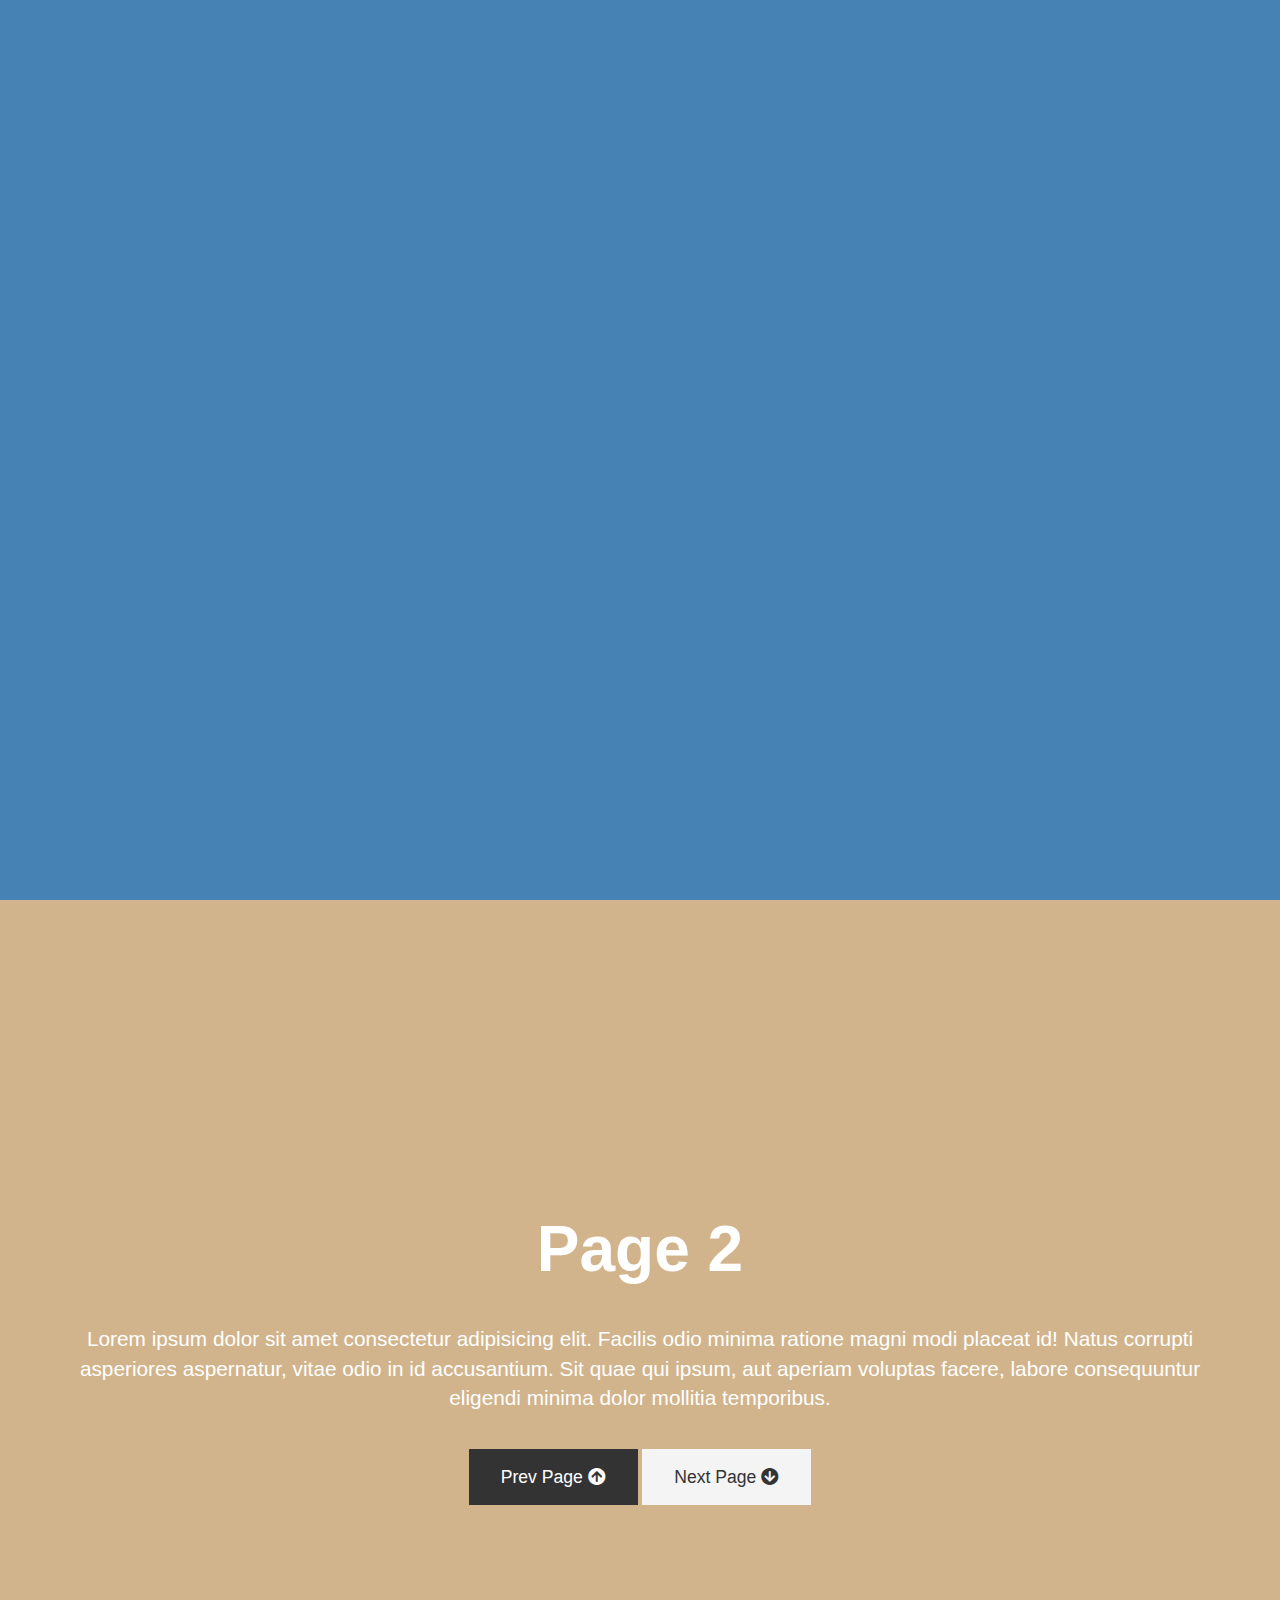
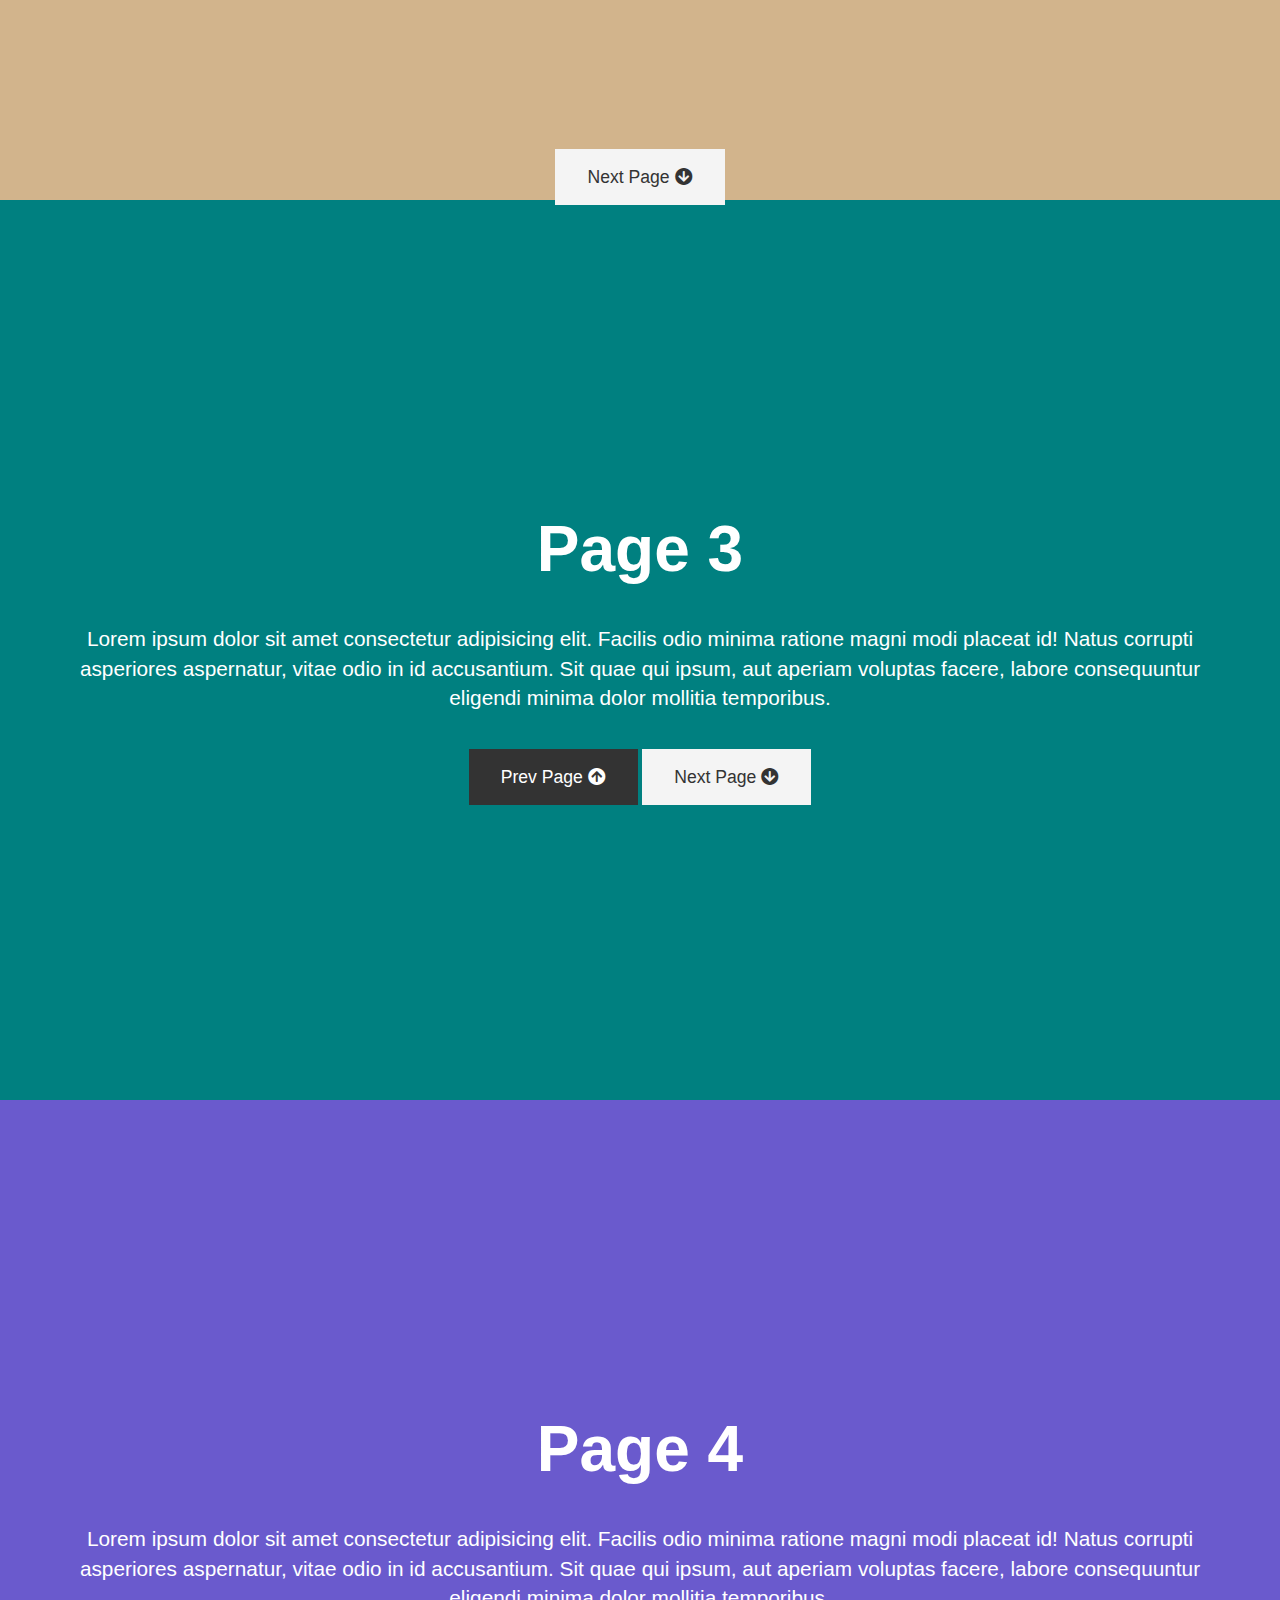
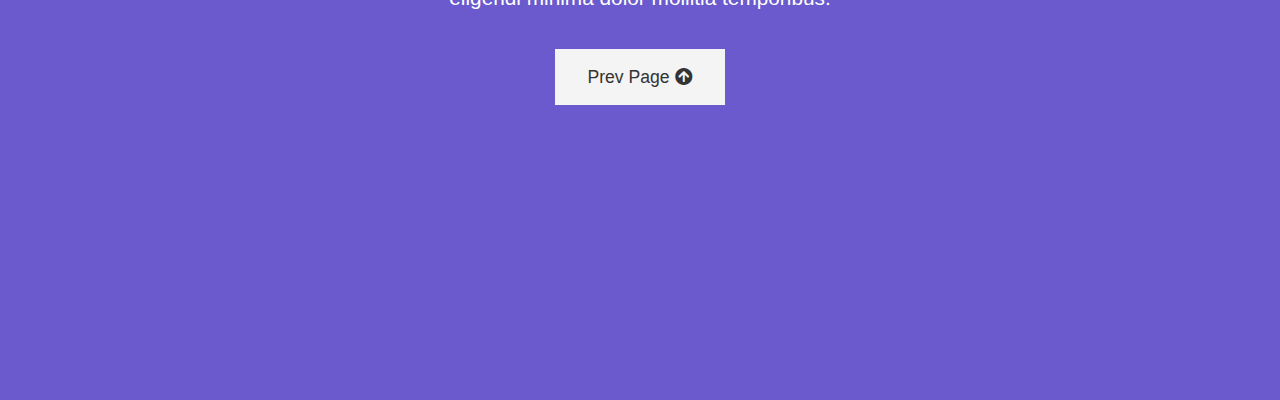
<file: 01_presentation_site/index.html>
<!DOCTYPE html>
<html lang="en">

<head>
	<meta charset="UTF-8">
	<meta name="viewport" content="width=device-width, initial-scale=1.0">
	<title>Presentation Site</title>
	<link href="https://cdnjs.cloudflare.com/ajax/libs/font-awesome/5.9.0/css/all.css" rel="stylesheet">

	<link rel="stylesheet" href="style.css">
</head>

<body>
	<!-- Page 1 (Intro) -->
	<section id="page-1" class="page">
		<h1>Welcome To My Presentation</h1>
		<p>Lorem ipsum dolor sit amet consectetur adipisicing elit. Facilis odio minima ratione magni modi placeat id! Natus
			corrupti asperiores aspernatur, vitae odio in id accusantium. Sit quae qui ipsum, aut aperiam voluptas facere,
			labore consequuntur eligendi minima dolor mollitia temporibus.</p>
		<div>
			<a href="#page-2" class="btn">
				Next Page <i class="fas fa-arrow-circle-down"></i>
			</a>
		</div>
	</section>

	<!-- Page 2 (Intro) -->
	<section id="page-2" class="page">
		<h1>Page 2</h1>
		<p>Lorem ipsum dolor sit amet consectetur adipisicing elit. Facilis odio minima ratione magni modi placeat id! Natus
			corrupti asperiores aspernatur, vitae odio in id accusantium. Sit quae qui ipsum, aut aperiam voluptas facere,
			labore consequuntur eligendi minima dolor mollitia temporibus.</p>
		<div>
			<a href="#page-1" class="btn btn-dark">
				Prev Page <i class="fas fa-arrow-circle-up"></i>
			</a>
			<a href="#page-3" class="btn">
				Next Page <i class="fas fa-arrow-circle-down"></i>
			</a>
		</div>
	</section>

	<!-- Page 3  -->
	<section id="page-3" class="page">
		<h1>Page 3</h1>
		<p>Lorem ipsum dolor sit amet consectetur adipisicing elit. Facilis odio minima ratione magni modi placeat id! Natus
			corrupti asperiores aspernatur, vitae odio in id accusantium. Sit quae qui ipsum, aut aperiam voluptas facere,
			labore consequuntur eligendi minima dolor mollitia temporibus.</p>
		<div>
			<a href="#page-2" class="btn btn-dark">
				Prev Page <i class="fas fa-arrow-circle-up"></i>
			</a>
			<a href="#page-4" class="btn">
				Next Page <i class="fas fa-arrow-circle-down"></i>
			</a>
		</div>
	</section>

	<!-- Page 4  -->
	<section id="page-4" class="page">
		<h1>Page 4</h1>
		<p>Lorem ipsum dolor sit amet consectetur adipisicing elit. Facilis odio minima ratione magni modi placeat id! Natus
			corrupti asperiores aspernatur, vitae odio in id accusantium. Sit quae qui ipsum, aut aperiam voluptas facere,
			labore consequuntur eligendi minima dolor mollitia temporibus.</p>
		<div>
			<a href="#page-3" class="btn">
				Prev Page <i class="fas fa-arrow-circle-up"></i>
			</a>

		</div>
	</section>

	<script src="https://code.jquery.com/jquery-3.4.1.min.js"
		integrity="sha256-CSXorXvZcTkaix6Yvo6HppcZGetbYMGWSFlBw8HfCJo=" crossorigin="anonymous"></script>

	<script src="main.js"></script>
</body>

</html>
</file>
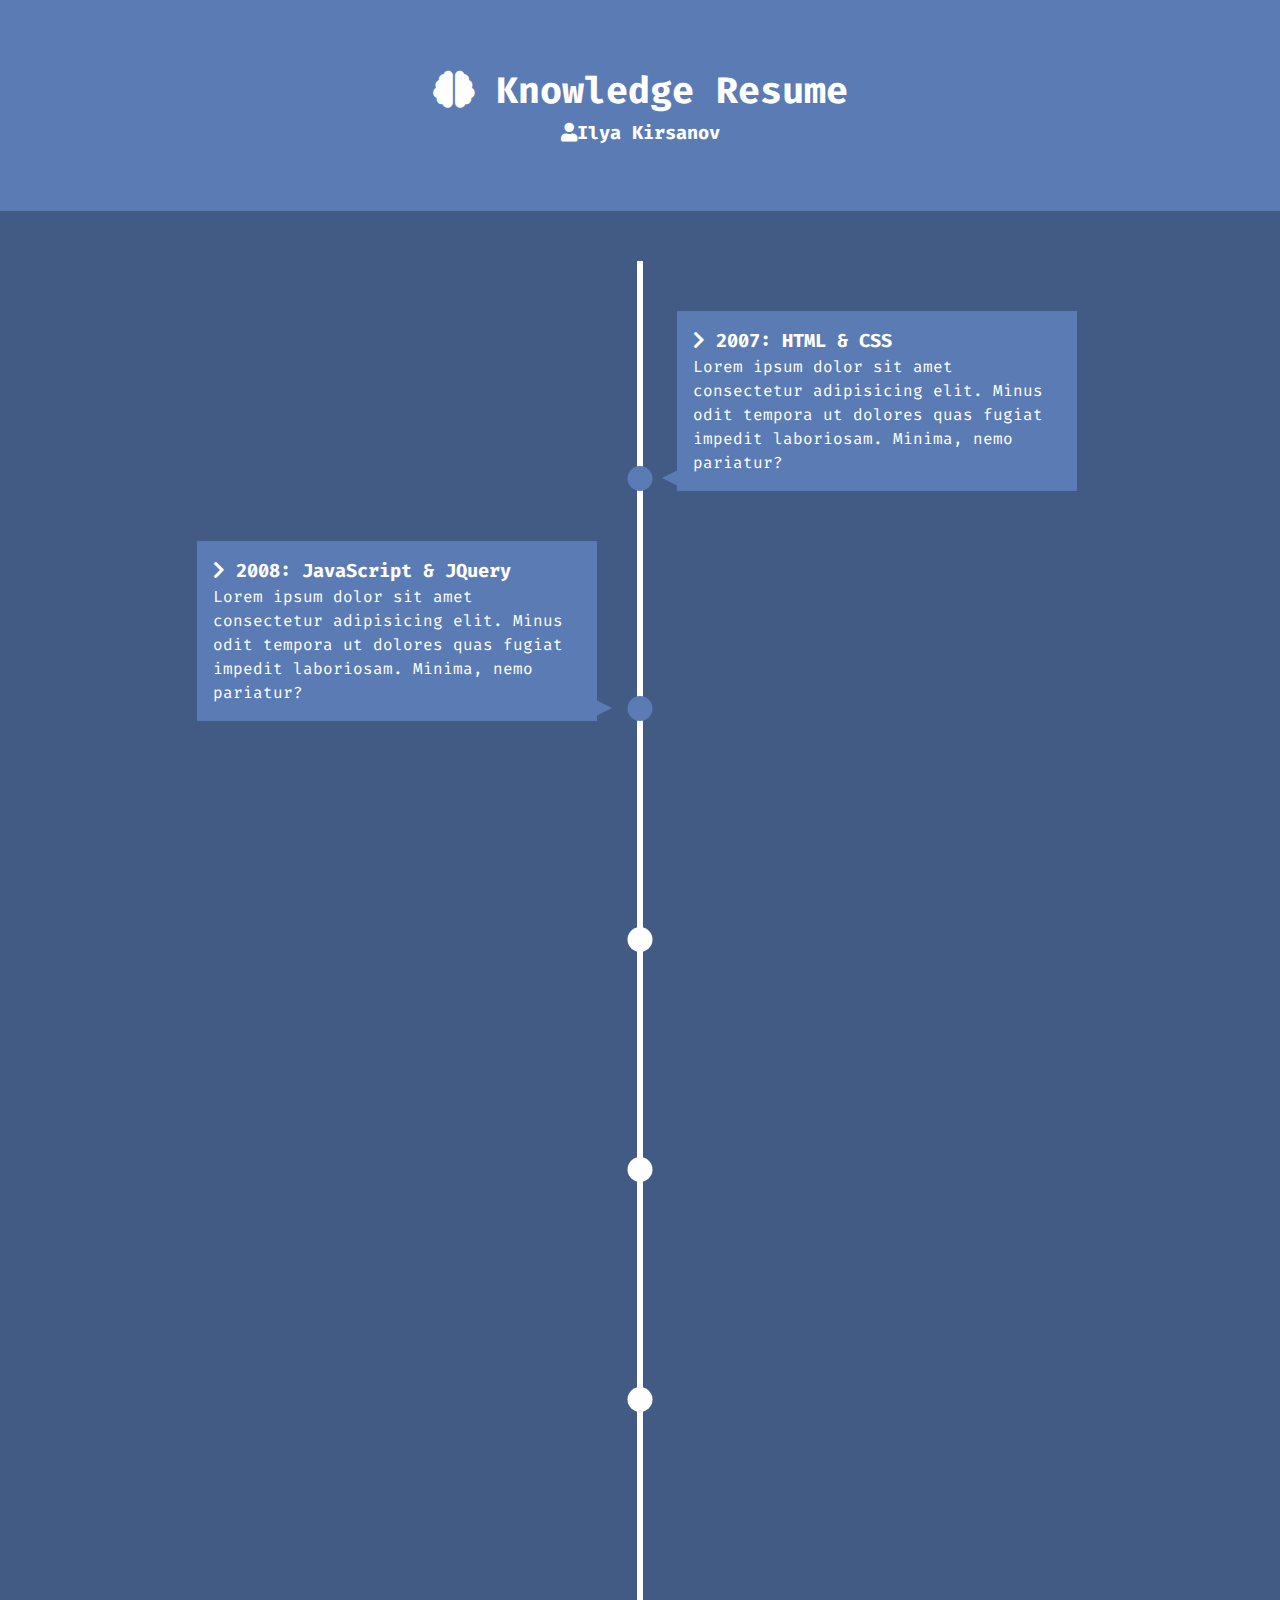
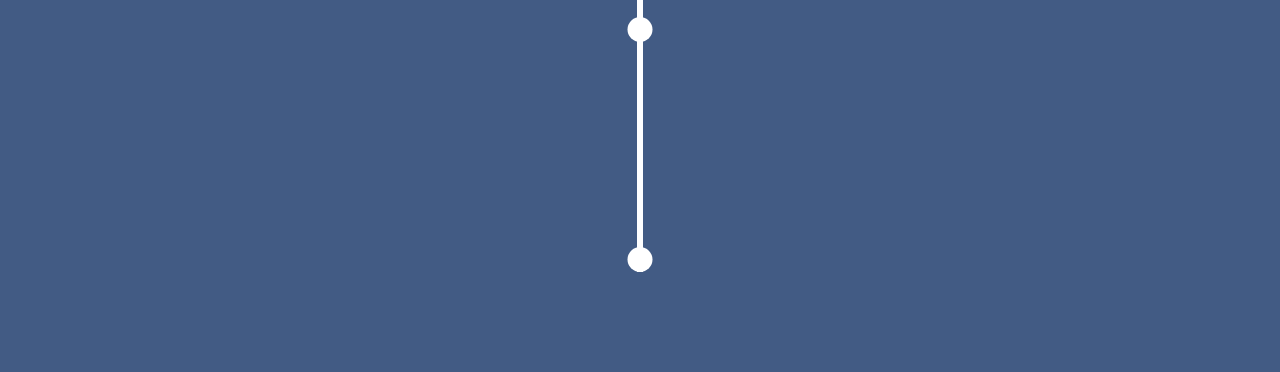
<file: 03_timeline/index.html>
<!DOCTYPE html>
<html lang="en">

<head>
	<meta charset="UTF-8">
	<meta name="viewport" content="width=device-width, initial-scale=1.0">
	<title>Document</title>
	<link href="https://fonts.googleapis.com/css2?family=Fira+Code:wght@400;700&family=Roboto:wght@400;900&display=swap" rel="stylesheet"> 
	<link href="https://cdnjs.cloudflare.com/ajax/libs/font-awesome/5.9.0/css/all.css" rel="stylesheet">

	<link rel="stylesheet" href="style.css">
</head>

<body>
	<header id="main-header">
		<div class="container">
			<h1><i class="fas fa-brain"></i>
				Knowledge Resume</h1>
			<h3><i class="fas fa-user"></i>Ilya Kirsanov</h3>
		</div>
	</header>
	<section id="timeline">
		<ul>
			<li>
				<div>
					<h3><i class="fas fa-chevron-right"></i>
						2007: HTML & CSS</h3>
					<p>Lorem ipsum dolor sit amet consectetur adipisicing elit. Minus odit tempora ut dolores quas fugiat impedit
						laboriosam. Minima, nemo pariatur?</p>
				</div>
			</li>
			<li>
				<div>
					<h3><i class="fas fa-chevron-right"></i>
						2008: JavaScript & JQuery</h3>
					<p>Lorem ipsum dolor sit amet consectetur adipisicing elit. Minus odit tempora ut dolores quas fugiat impedit
						laboriosam. Minima, nemo pariatur?</p>
				</div>
			</li>
			<li>
				<div>
					<h3><i class="fas fa-chevron-right"></i>
						2010: PHP & Wordpress</h3>
					<p>Lorem ipsum dolor sit amet consectetur adipisicing elit. Minus odit tempora ut dolores quas fugiat impedit
						laboriosam. Minima, nemo pariatur?</p>
				</div>
			</li>
			<li>
				<div>
					<h3><i class="fas fa-chevron-right"></i>
						2012: Python</h3>
					<p>Lorem ipsum dolor sit amet consectetur adipisicing elit. Minus odit tempora ut dolores quas fugiat impedit
						laboriosam. Minima, nemo pariatur?</p>
				</div>
			</li>
			<li>
				<div>
					<h3><i class="fas fa-chevron-right"></i>
						2015: React</h3>
					<p>Lorem ipsum dolor sit amet consectetur adipisicing elit. Minus odit tempora ut dolores quas fugiat impedit
						laboriosam. Minima, nemo pariatur?</p>
				</div>
			<li>
				<div>
					<h3><i class="fas fa-chevron-right"></i>
						2017: Node.js</h3>
					<p>Lorem ipsum dolor sit amet consectetur adipisicing elit. Minus odit tempora ut dolores quas fugiat impedit
						laboriosam. Minima, nemo pariatur?</p>
				</div>
			<li>
				<div>
					<h3><i class="fas fa-chevron-right"></i>
						2019:Vue.js</h3>
					<p>Lorem ipsum dolor sit amet consectetur adipisicing elit. Minus odit tempora ut dolores quas fugiat impedit
						laboriosam. Minima, nemo pariatur?</p>
				</div>
			</li>
			</li>
			</li>
		</ul>
	</section>

	<script src="main.js"></script>
</body>

</html>
</file>
<file: 03_timeline/style.css>
:root {
	--primary-color: #425b84;
	--secondary-color: #5b7bb4;
	--max-width: 1100px;
}

* {
	margin: 0;
	padding: 0;
	box-sizing: border-box;
}

body {
	font-family: 'Fira Code', sans-serif;
	font-size: 1rem;
	line-height: 1.5;
	background: var(--primary-color);
	color: #ffffff;
	overflow-x: hidden;
	padding-bottom: 50px;
}

#main-header {
	background: var(--secondary-color);
	padding: 4rem 0;
}

.container {
	max-width: var(--max-width);
	margin: 0 auto;
	text-align: center;
}

h1 {
	font-size: 2.3rem;
	font-weight: bold;
}

#timeline {
	background: var(--primary-color);
	padding: 50px 0;

}

/* Create central line */

#timeline ul li {
	list-style: none;
	position: relative;
	width: 6px;
	margin: 0 auto;
	padding-top: 50px;
	background: #ffffff;
}

/* Boxes */

#timeline ul li div {
	position: relative;
	bottom: 0;
	width: 400px;
	padding: 1rem;
	background: var(--secondary-color);
	transition: all .5s ease-in-out;

	visibility: hidden;
	opacity: 0;

}

/* Right side */

#timeline ul li:nth-child(odd) div {
	left: 40px;

	transform: translate(200px, 0);
}

#timeline ul li:nth-child(even) div {
	left: -440px;

	transform: translate(-200px, 0);
}

/* Dots */
#timeline ul li:after {
	content: "";
	position: absolute;
	left: 50%;
	bottom: 0;
	width: 25px;
	height: 25px;
	background: inherit;
	transform: translateX(-50%);
	border-radius: 50%;
	transition: background .5s ease-in-out;
}

/* Boxes arrows */

#timeline div:before {
	content: '';
	position: absolute;
	bottom: 5px;
	width: 0;
	height: 0;
	border-style: solid;
}

/* Right side Arrows */

#timeline ul li:nth-child(odd) div:before {
	left: -15px;
	border-width: 8px 16px 8px 0;
	border-color: transparent var(--secondary-color) transparent transparent;
}

/* Left side Arrows */

#timeline ul li:nth-child(even) div:before {
	right: -15px;
	border-width: 8px 0px 8px 16px;
	border-color: transparent transparent transparent var(--secondary-color);
}


@media(max-width: 900px) {
	#timeline ul li div {
		width: 250px;
	}

	#timeline ul li:nth-child(even) div {
		left: -284px;
	}
}

/* Show class for animation */

#timeline ul li.show div{
	transform: none;
	opacity: 1;
	visibility: visible;
	
}

#timeline ul li.show::after{
	background: var(--secondary-color);
}



@media (max-width: 600px) {
	#timeline ul li {
		margin-left: 20px;
	}

	#timeline ul li div {
		width: calc(100vw - 90px);
	}

	#timeline ul li:nth-child(even) div {
		left: 40px;
	}

	#timeline ul li:nth-child(even) div:before {
		left: -15px;
		border-width: 8px 16px 8px 0;
		border-color: transparent var(--secondary-color) transparent transparent;
	}

}
</file>
<file: 01_presentation_site/style.css>
:root {
	--page-1-color: steelblue;
	--page-2-color: tan;
	--page-3-color: teal;
	--page-4-color: slateblue;
	--animate-speed: 2s;
}

body {
	font-family: Arial, "Helvetica Neue", Helvetica, sans-serif;
	line-height: 1.4;
	color: #ffffff;
	margin: 0;
	padding: 0;
	overflow: hidden;
}

/* page colors */

#page-1 {
	background: var(--page-1-color);
}

#page-2 {
	background: var(--page-2-color);
}

#page-3 {
	background: var(--page-3-color);
}

#page-4 {
	background: var(--page-4-color);
}


.page {
	display: flex;
	flex-direction: column;
	height: 100vh;
	align-items: center;
	justify-content: center;
	text-align: center;
	padding: 0 4rem;
}

.page h1 {

	font-size: 4rem;
	line-height: 1.2;
	margin: 1rem;
}


p {
	font-size: 1.3rem;
}

.btn {
	display: inline-block;
	padding: 1rem 2rem;
	background: #f4f4f4;
	color: #333333;
	border: none;
	text-decoration: none;
	margin-top: 1rem;
	font-size: 1.1rem;
	transition: all .3s ease-in;
}

.btn:hover,
.btn-dark {
	background: #333333;
	color: #ffffff;
}

.btn-dark:hover {
	background: #f4f4f4;
	color: #333333;
}

/* Page animation */

#page-1 h1{
	transform: translateY(-1200px);
	animation: heading var(--animate-speed) ease-in-out forwards;
}

@keyframes heading{
	100%{
		transform: translateY(0px);
	}
}

#page-1 p{
	transform: translateX(-2000px);
	animation: paragraph var(--animate-speed) 1.5s ease-in-out forwards;
}

@keyframes paragraph{
	100%{
		transform: translateX(0px);
	}
}

#page-1 .btn{
	transform: translateY(1200px);
	
	animation: btnanimate var(--animate-speed) 2.5s ease-in-out forwards;
}

@keyframes btnanimate{
	100%{
		transform: translateY(0px);
	}
}
</file>
